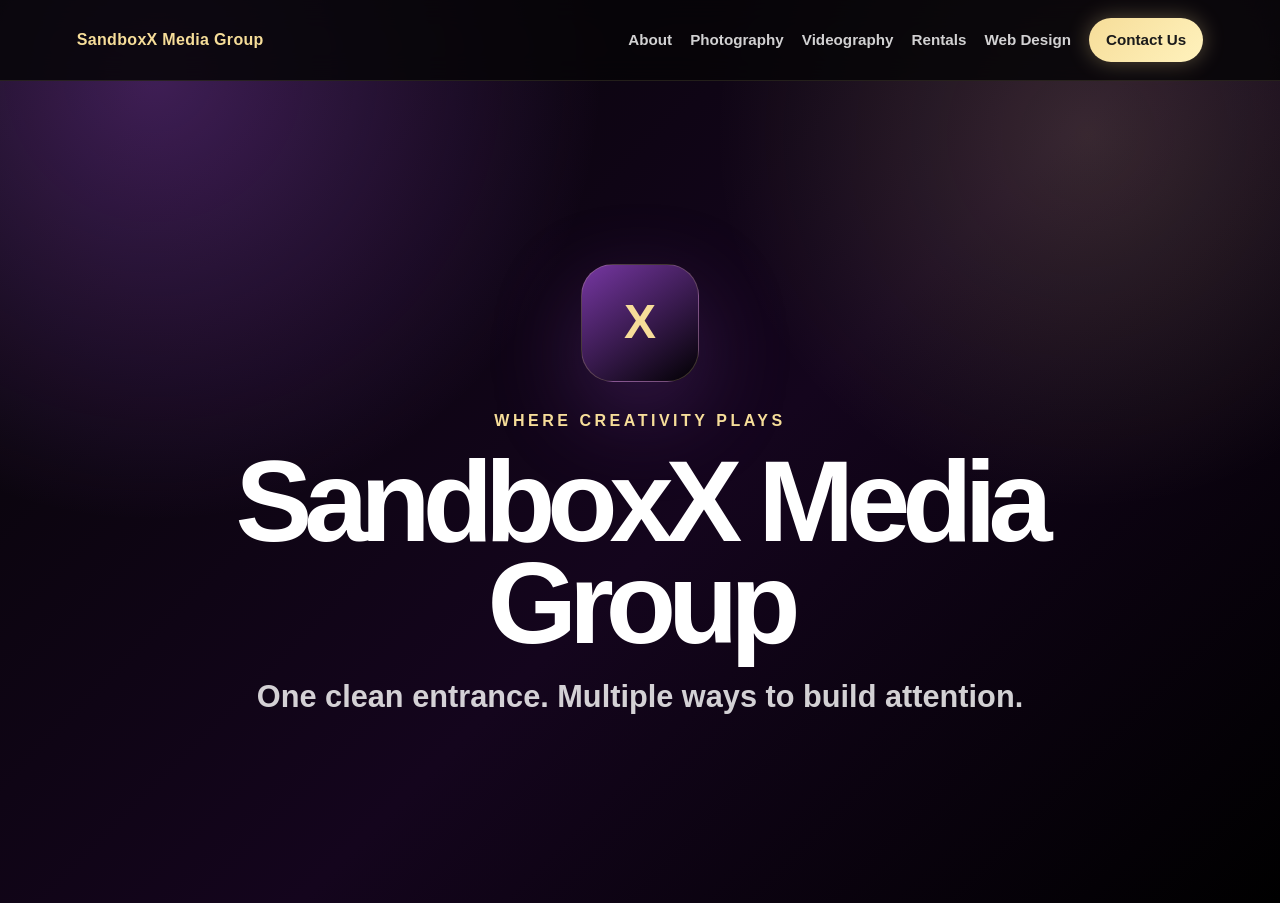
<file: index.html>
<!DOCTYPE html><html lang="en"><head><meta charset="UTF-8"><meta name="viewport" content="width=device-width, initial-scale=1.0"><title>SandboxX Media Group</title><link rel="stylesheet" href="style.css"></head><body><div class="site-shell"><header class="site-header"><a class="site-logo" href="index.html">SandboxX Media Group</a><button class="mobile-toggle" onclick="toggleMenu()">☰</button><nav class="site-nav"><a href="about.html">About</a><a href="photography.html">Photography</a><a href="videography.html">Videography</a><a href="rentals.html">Rentals</a><a href="web-design.html">Web Design</a><a href="about.html#contact" class="contact-link">Contact Us</a></nav></header><main class="home-hero"><section class="home-card"><div class="logo-emblem">X</div><p class="tagline">Where Creativity Plays</p><h1>SandboxX Media Group</h1><p class="home-line">One clean entrance. Multiple ways to build attention.</p></section></main></div><script src="script.js"></script></body></html>
</file>
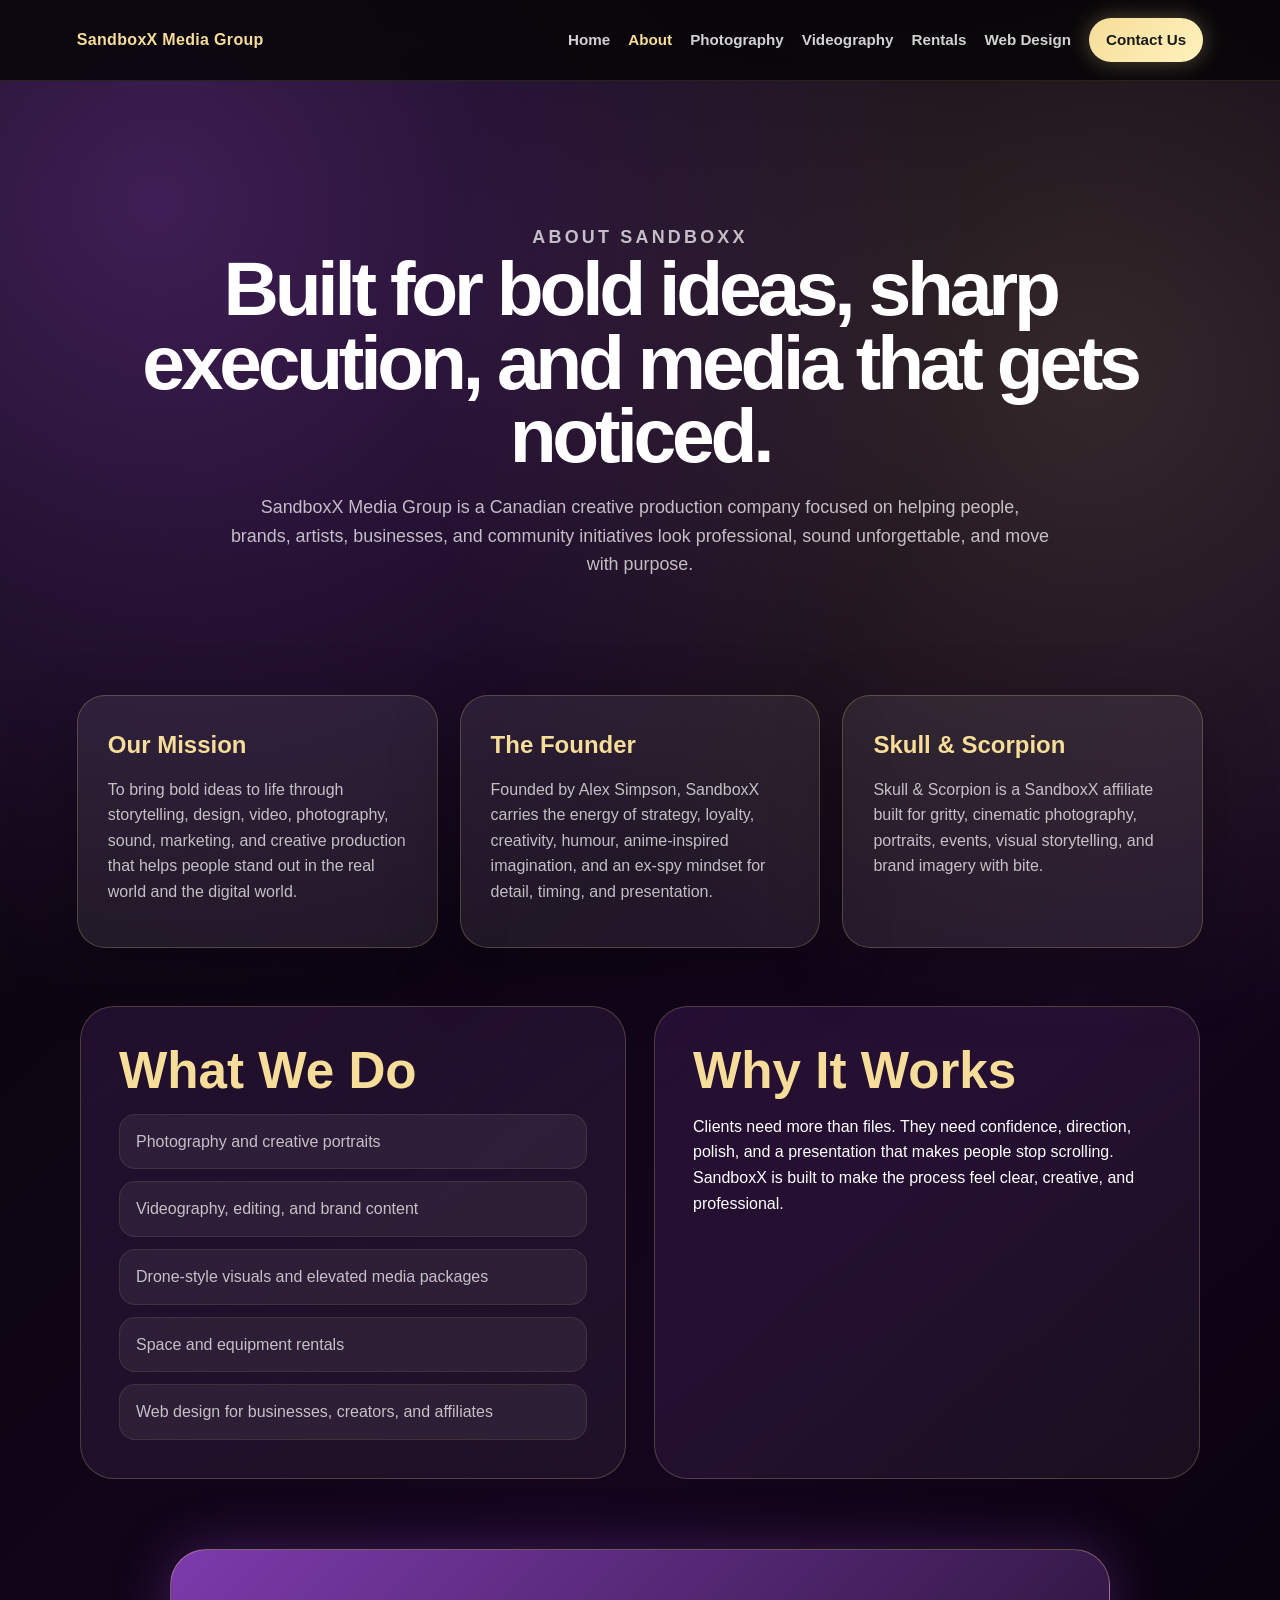
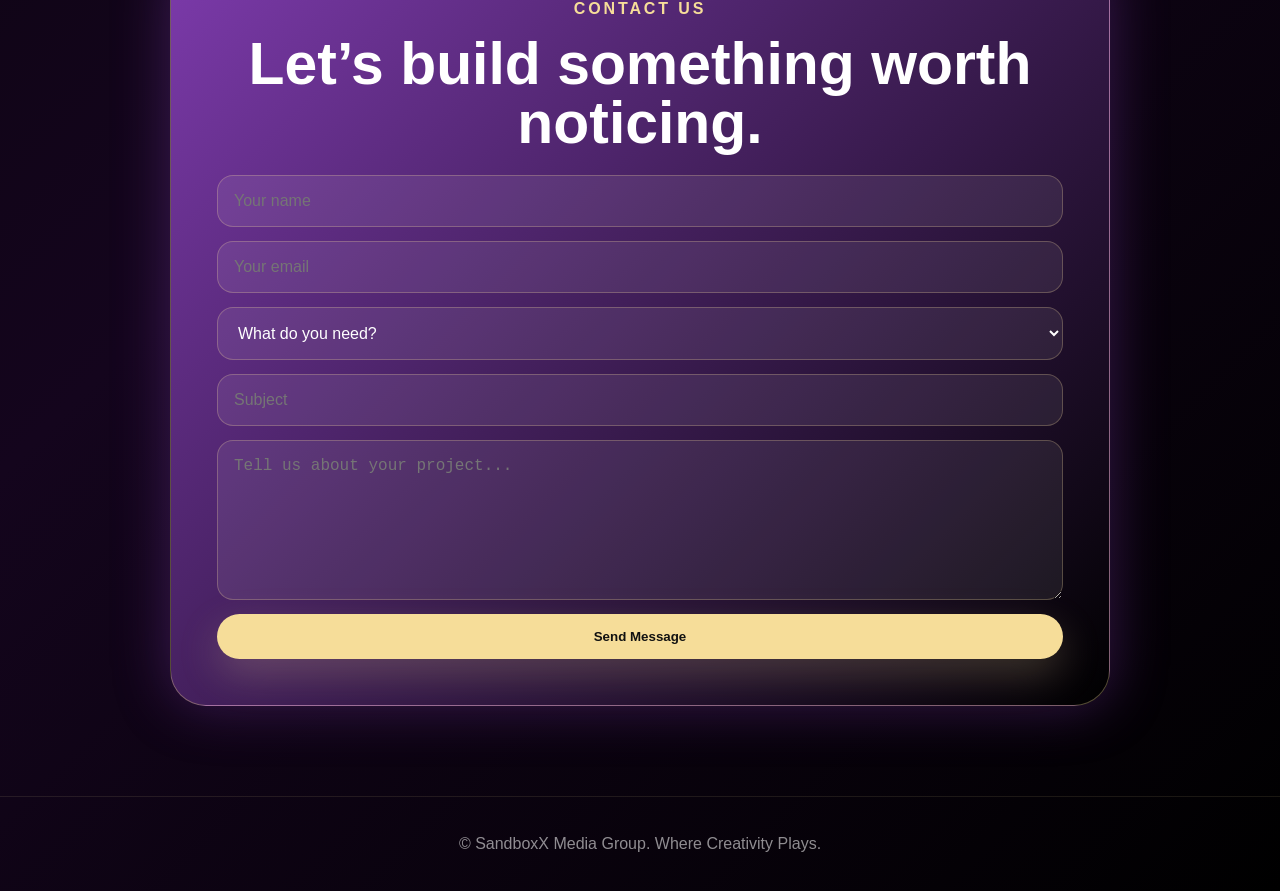
<file: about.html>
<!DOCTYPE html><html lang="en"><head><meta charset="UTF-8"><meta name="viewport" content="width=device-width, initial-scale=1.0"><title>About | SandboxX Media Group</title><link rel="stylesheet" href="style.css"></head><body><div class="site-shell"><header class="site-header"><a class="site-logo" href="index.html">SandboxX Media Group</a><button class="mobile-toggle" onclick="toggleMenu()">☰</button><nav class="site-nav"><a href="index.html">Home</a><a href="about.html" class="active">About</a><a href="photography.html">Photography</a><a href="videography.html">Videography</a><a href="rentals.html">Rentals</a><a href="web-design.html">Web Design</a><a href="#contact" class="contact-link">Contact Us</a></nav></header><main class="page-main"><section class="page-hero"><p class="eyebrow">About SandboxX</p><h1>Built for bold ideas, sharp execution, and media that gets noticed.</h1><p>SandboxX Media Group is a Canadian creative production company focused on helping people, brands, artists, businesses, and community initiatives look professional, sound unforgettable, and move with purpose.</p></section><section class="content-grid"><article class="content-card"><h2>Our Mission</h2><p>To bring bold ideas to life through storytelling, design, video, photography, sound, marketing, and creative production that helps people stand out in the real world and the digital world.</p></article><article class="content-card"><h2>The Founder</h2><p>Founded by Alex Simpson, SandboxX carries the energy of strategy, loyalty, creativity, humour, anime-inspired imagination, and an ex-spy mindset for detail, timing, and presentation.</p></article><article class="content-card"><h2>Skull & Scorpion</h2><p>Skull & Scorpion is a SandboxX affiliate built for gritty, cinematic photography, portraits, events, visual storytelling, and brand imagery with bite.</p></article></section><section class="easy-layout"><div class="big-panel"><h2>What We Do</h2><ul class="list-clean"><li>Photography and creative portraits</li><li>Videography, editing, and brand content</li><li>Drone-style visuals and elevated media packages</li><li>Space and equipment rentals</li><li>Web design for businesses, creators, and affiliates</li></ul></div><div class="big-panel"><h2>Why It Works</h2><p>Clients need more than files. They need confidence, direction, polish, and a presentation that makes people stop scrolling. SandboxX is built to make the process feel clear, creative, and professional.</p></div></section><section class="contact-panel" id="contact"><p class="eyebrow">Contact Us</p><h2>Let’s build something worth noticing.</h2><form class="contact-form" onsubmit="sendSandboxEmail(event)"><input type="text" id="name" placeholder="Your name" required><input type="email" id="email" placeholder="Your email" required><select id="service" required><option value="General Inquiry">What do you need?</option><option>Photography</option><option>Videography</option><option>Drone Services</option><option>Rentals</option><option>Web Design</option><option>Other</option></select><input type="text" id="subject" placeholder="Subject" required><textarea id="message" placeholder="Tell us about your project..." required></textarea><button class="btn btn-primary" type="submit">Send Message</button></form></section></main><footer class="site-footer">© SandboxX Media Group. Where Creativity Plays.</footer></div><script src="script.js"></script></body></html>
</file>
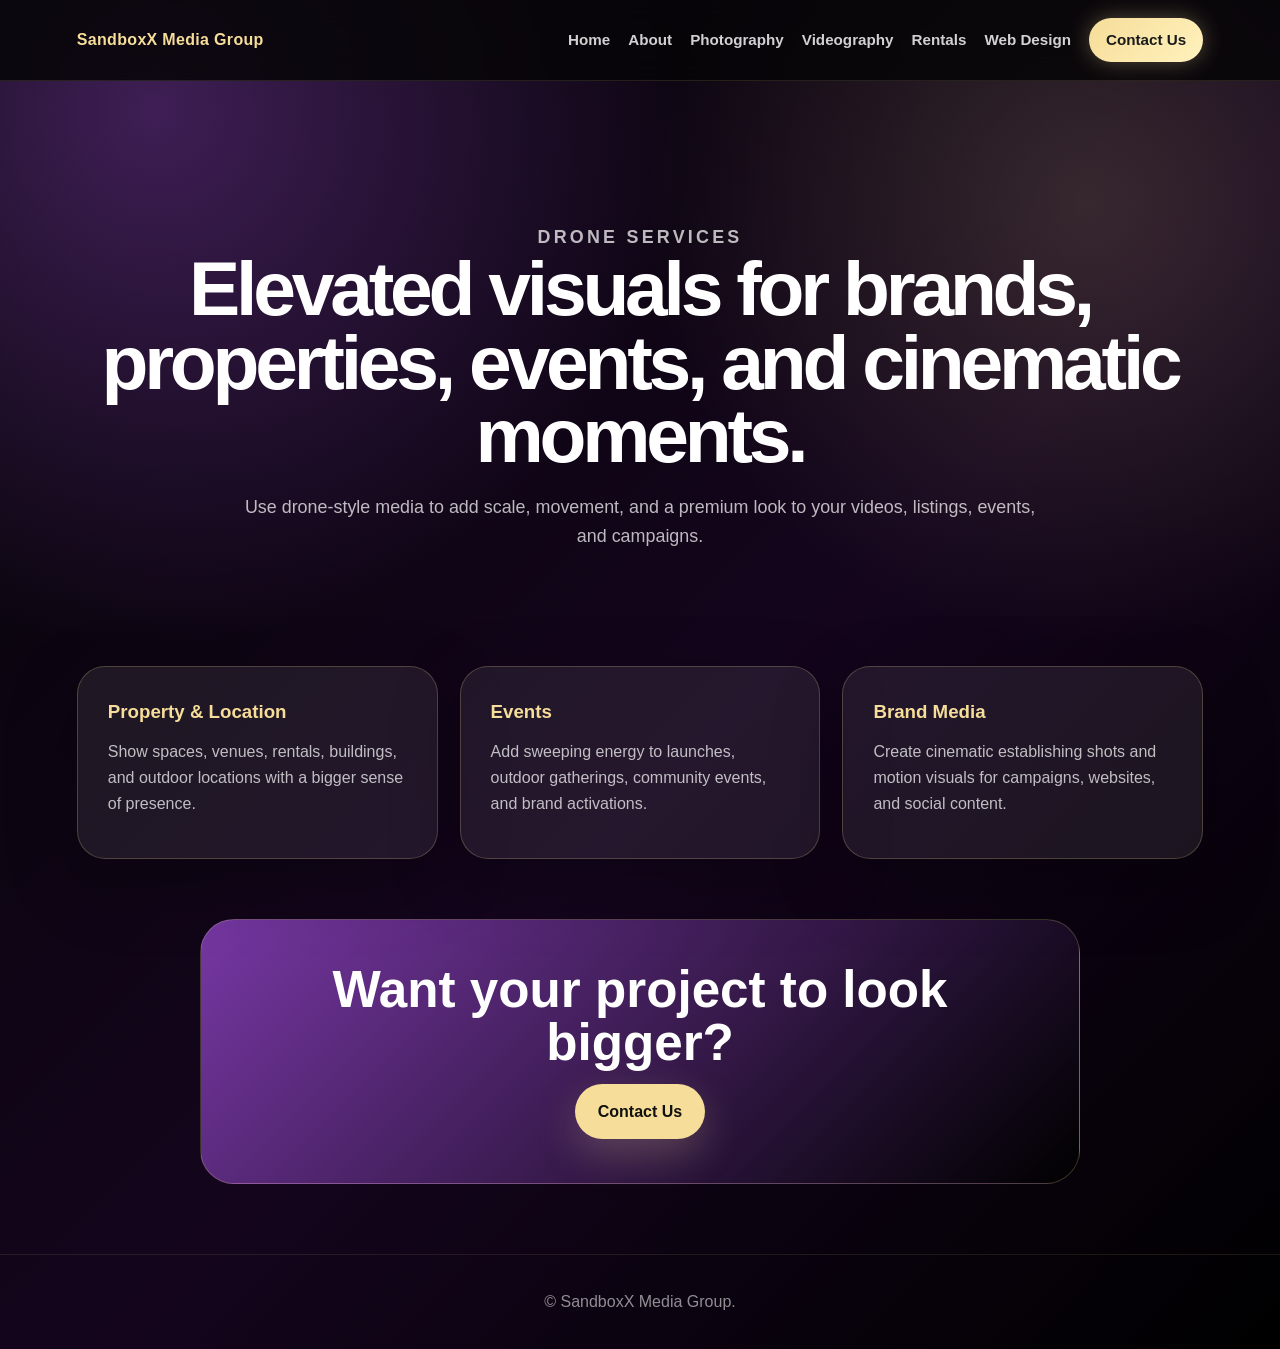
<file: drone.html>
<!DOCTYPE html><html lang="en"><head><meta charset="UTF-8"><meta name="viewport" content="width=device-width, initial-scale=1.0"><title>Drone Services | SandboxX Media Group</title><link rel="stylesheet" href="style.css"></head><body><div class="site-shell"><header class="site-header"><a class="site-logo" href="index.html">SandboxX Media Group</a><button class="mobile-toggle" onclick="toggleMenu()">☰</button><nav class="site-nav"><a href="index.html">Home</a><a href="about.html">About</a><a href="photography.html">Photography</a><a href="videography.html">Videography</a><a href="rentals.html">Rentals</a><a href="web-design.html">Web Design</a><a href="about.html#contact" class="contact-link">Contact Us</a></nav></header><main class="page-main"><section class="page-hero"><p class="eyebrow">Drone Services</p><h1>Elevated visuals for brands, properties, events, and cinematic moments.</h1><p>Use drone-style media to add scale, movement, and a premium look to your videos, listings, events, and campaigns.</p></section><section class="content-grid"><article class="content-card"><h3>Property & Location</h3><p>Show spaces, venues, rentals, buildings, and outdoor locations with a bigger sense of presence.</p></article><article class="content-card"><h3>Events</h3><p>Add sweeping energy to launches, outdoor gatherings, community events, and brand activations.</p></article><article class="content-card"><h3>Brand Media</h3><p>Create cinematic establishing shots and motion visuals for campaigns, websites, and social content.</p></article></section><section class="center-cta"><h2>Want your project to look bigger?</h2><a class="btn btn-primary" href="about.html#contact">Contact Us</a></section></main><footer class="site-footer">© SandboxX Media Group.</footer></div><script src="script.js"></script></body></html>
</file>
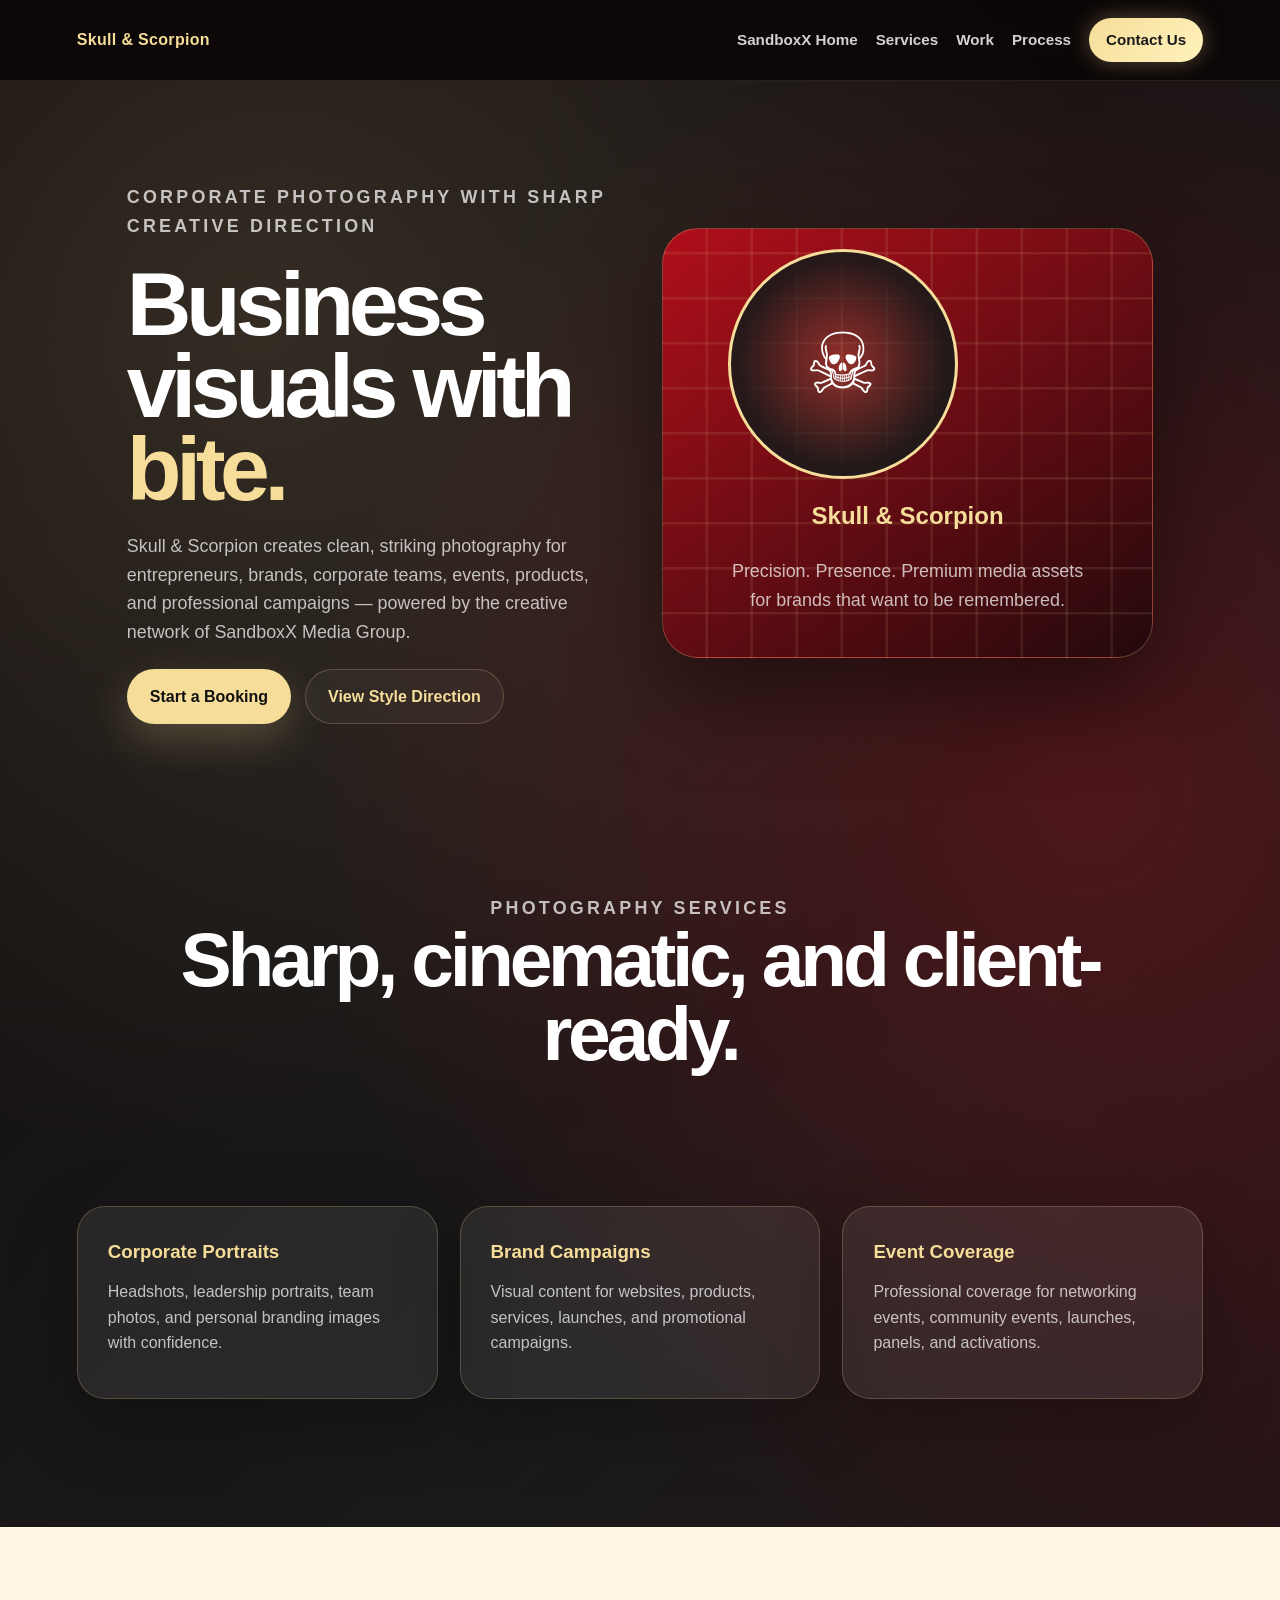
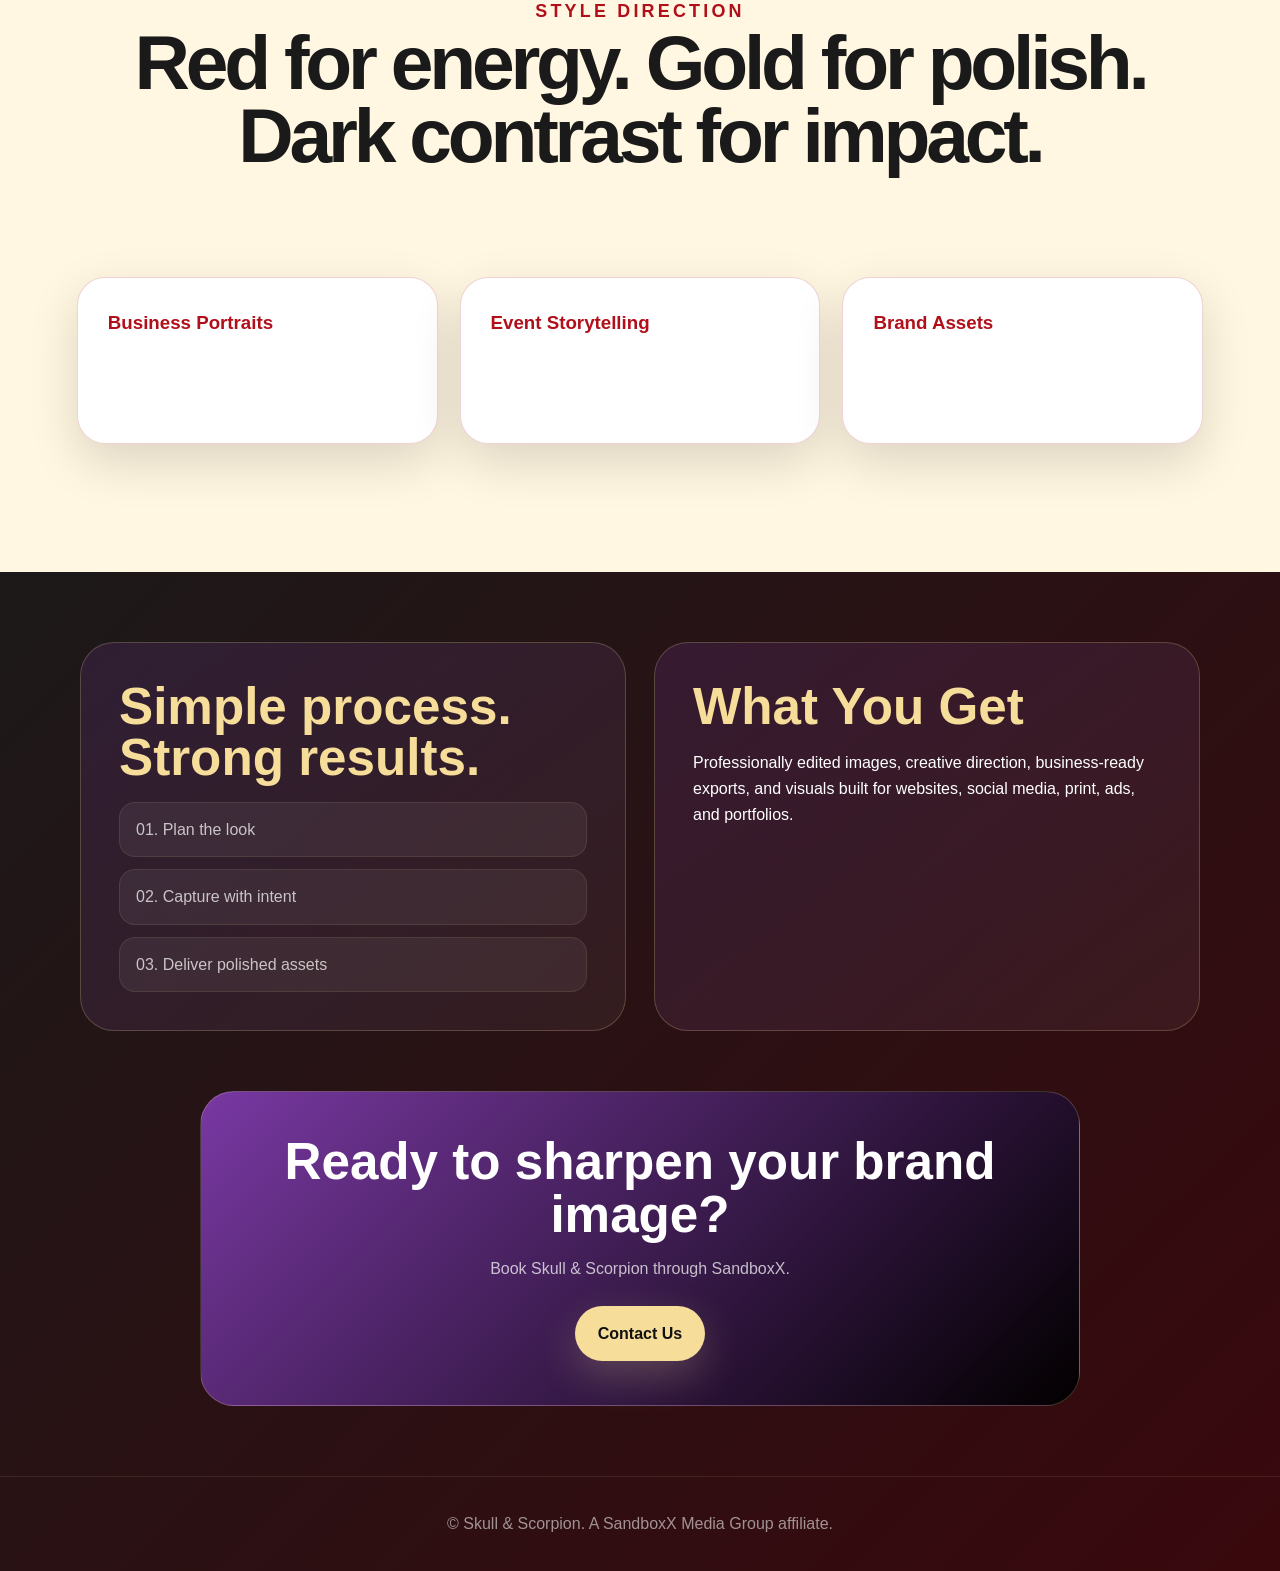
<file: photography.html>
<!DOCTYPE html><html lang="en"><head><meta charset="UTF-8"><meta name="viewport" content="width=device-width, initial-scale=1.0"><title>Skull & Scorpion | Photography | SandboxX Media Group</title><meta name="description" content="Skull & Scorpion photography services for business media, corporate visuals, events, portraits, and brand storytelling."><link rel="stylesheet" href="style.css"></head><body class="ss-page"><header class="site-header ss-header"><a class="site-logo" href="index.html">Skull & Scorpion</a><button class="mobile-toggle" onclick="toggleMenu()">☰</button><nav class="site-nav"><a href="index.html">SandboxX Home</a><a href="#services">Services</a><a href="#portfolio">Work</a><a href="#process">Process</a><a href="about.html#contact" class="contact-link">Contact Us</a></nav></header><main><section class="ss-hero"><div><p class="eyebrow">Corporate photography with sharp creative direction</p><h1>Business visuals with <span>bite.</span></h1><p>Skull & Scorpion creates clean, striking photography for entrepreneurs, brands, corporate teams, events, products, and professional campaigns — powered by the creative network of SandboxX Media Group.</p><div style="display:flex;gap:14px;flex-wrap:wrap"><a class="btn btn-primary" href="about.html#contact">Start a Booking</a><a class="btn btn-outline" href="#portfolio">View Style Direction</a></div></div><aside class="ss-visual"><div><div class="ss-emblem">☠</div><h2 style="color:var(--gold);margin-top:18px">Skull & Scorpion</h2><p style="max-width:360px;color:var(--muted)">Precision. Presence. Premium media assets for brands that want to be remembered.</p></div></aside></section><section class="page-main" id="services"><section class="page-hero" style="padding-top:20px"><p class="eyebrow">Photography Services</p><h1>Sharp, cinematic, and client-ready.</h1></section><section class="content-grid"><article class="content-card"><h3>Corporate Portraits</h3><p>Headshots, leadership portraits, team photos, and personal branding images with confidence.</p></article><article class="content-card"><h3>Brand Campaigns</h3><p>Visual content for websites, products, services, launches, and promotional campaigns.</p></article><article class="content-card"><h3>Event Coverage</h3><p>Professional coverage for networking events, community events, launches, panels, and activations.</p></article></section></section><section class="ss-band" id="portfolio"><section class="page-hero" style="padding:0 0 40px"><p class="eyebrow" style="color:var(--ss-red)">Style Direction</p><h1>Red for energy. Gold for polish. Dark contrast for impact.</h1></section><section class="content-grid"><article class="content-card"><h3>Business Portraits</h3><p>Professional, sharp, and ready for websites, LinkedIn, and brand decks.</p></article><article class="content-card"><h3>Event Storytelling</h3><p>Capture the room, reactions, details, and moments that sell the story.</p></article><article class="content-card"><h3>Brand Assets</h3><p>Images designed for marketing, content calendars, and campaigns.</p></article></section></section><section class="page-main" id="process"><section class="easy-layout"><div class="big-panel"><h2>Simple process. Strong results.</h2><ul class="list-clean"><li>01. Plan the look</li><li>02. Capture with intent</li><li>03. Deliver polished assets</li></ul></div><div class="big-panel"><h2>What You Get</h2><p>Professionally edited images, creative direction, business-ready exports, and visuals built for websites, social media, print, ads, and portfolios.</p></div></section><section class="center-cta"><h2>Ready to sharpen your brand image?</h2><p>Book Skull & Scorpion through SandboxX.</p><a class="btn btn-primary" href="about.html#contact">Contact Us</a></section></section></main><footer class="site-footer">© Skull & Scorpion. A SandboxX Media Group affiliate.</footer><script src="script.js"></script></body></html>
</file>
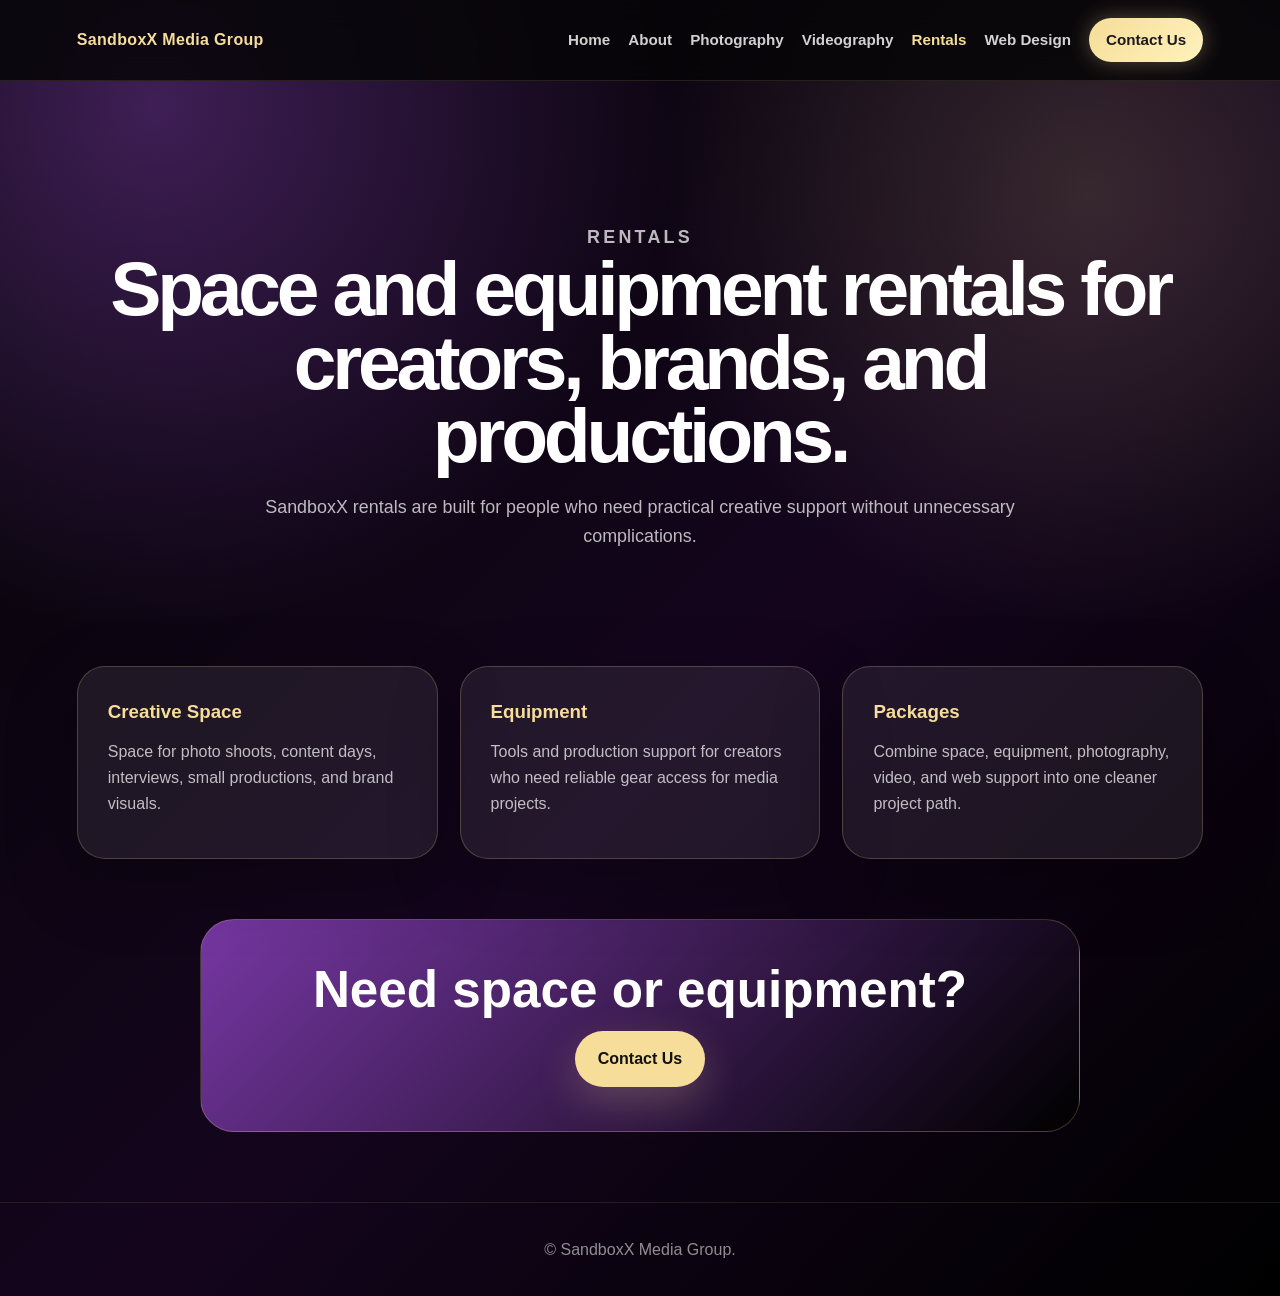
<file: rentals.html>
<!DOCTYPE html><html lang="en"><head><meta charset="UTF-8"><meta name="viewport" content="width=device-width, initial-scale=1.0"><title>Rentals | SandboxX Media Group</title><link rel="stylesheet" href="style.css"></head><body><div class="site-shell"><header class="site-header"><a class="site-logo" href="index.html">SandboxX Media Group</a><button class="mobile-toggle" onclick="toggleMenu()">☰</button><nav class="site-nav"><a href="index.html">Home</a><a href="about.html">About</a><a href="photography.html">Photography</a><a href="videography.html">Videography</a><a href="rentals.html" class="active">Rentals</a><a href="web-design.html">Web Design</a><a href="about.html#contact" class="contact-link">Contact Us</a></nav></header><main class="page-main"><section class="page-hero"><p class="eyebrow">Rentals</p><h1>Space and equipment rentals for creators, brands, and productions.</h1><p>SandboxX rentals are built for people who need practical creative support without unnecessary complications.</p></section><section class="content-grid"><article class="content-card"><h3>Creative Space</h3><p>Space for photo shoots, content days, interviews, small productions, and brand visuals.</p></article><article class="content-card"><h3>Equipment</h3><p>Tools and production support for creators who need reliable gear access for media projects.</p></article><article class="content-card"><h3>Packages</h3><p>Combine space, equipment, photography, video, and web support into one cleaner project path.</p></article></section><section class="center-cta"><h2>Need space or equipment?</h2><a class="btn btn-primary" href="about.html#contact">Contact Us</a></section></main><footer class="site-footer">© SandboxX Media Group.</footer></div><script src="script.js"></script></body></html>
</file>
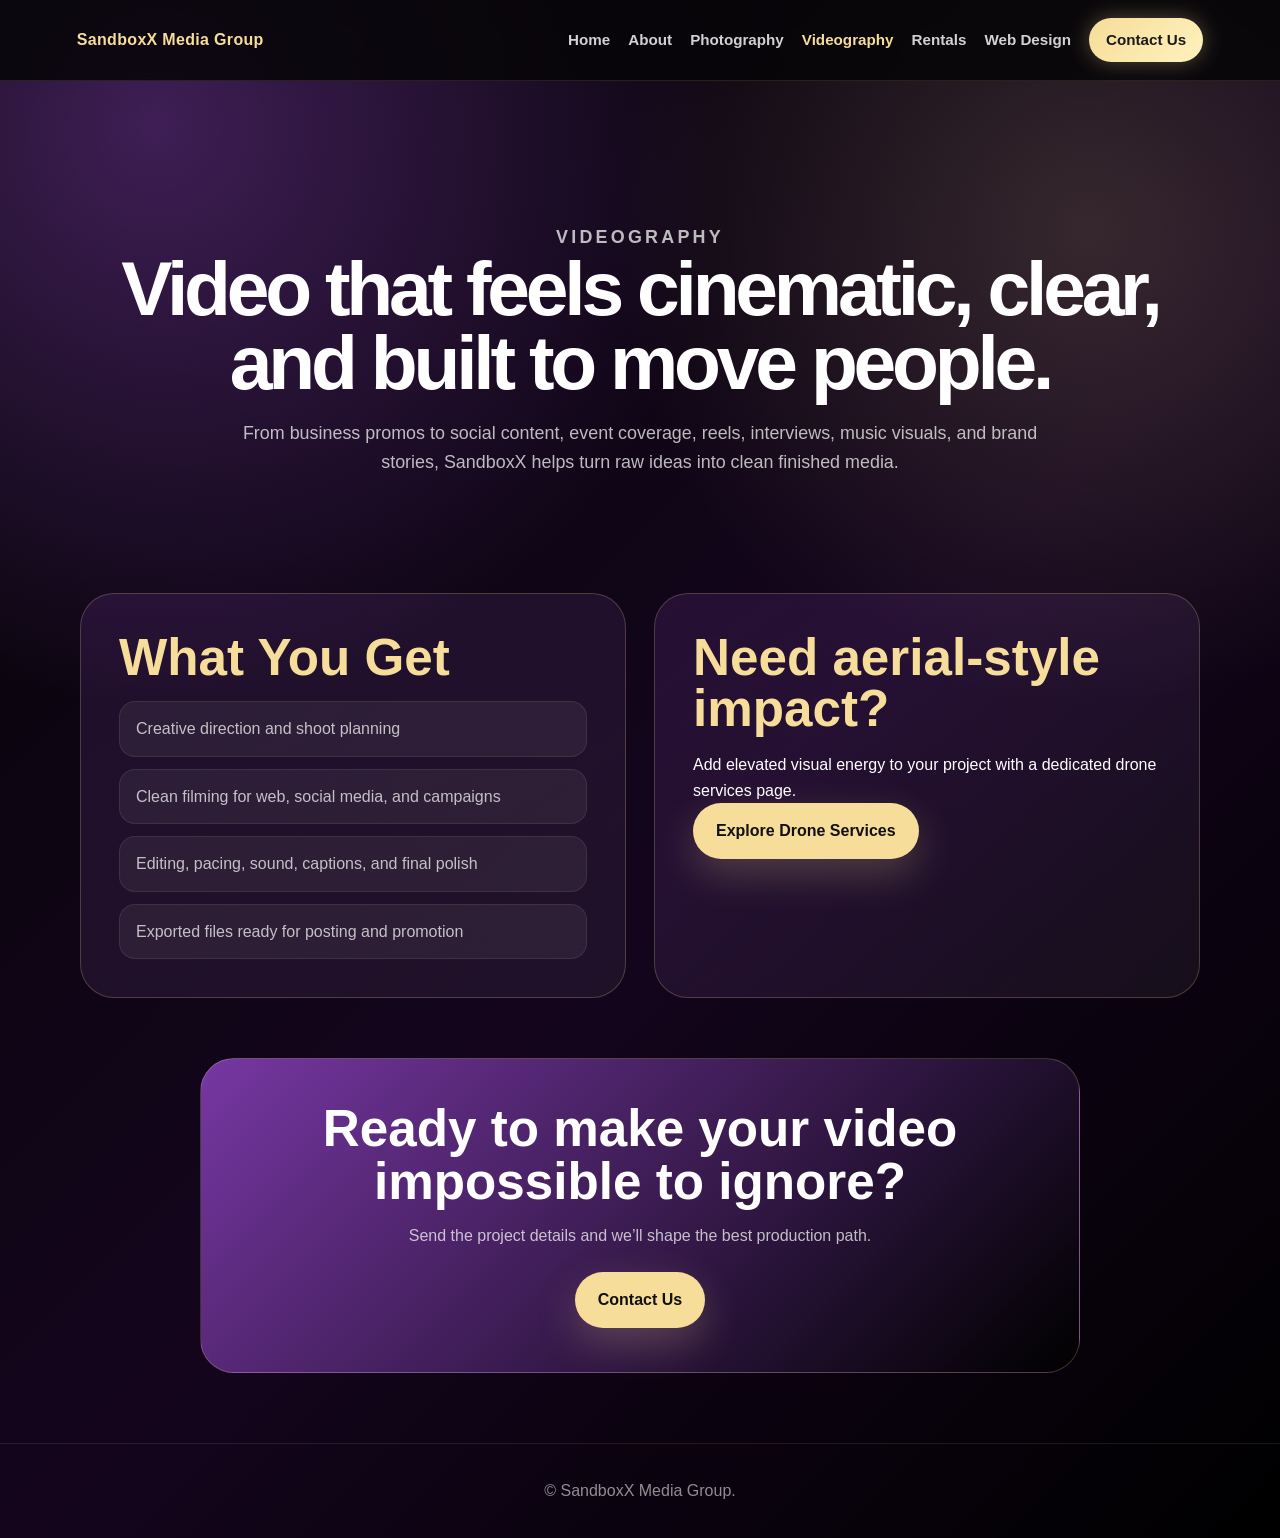
<file: videography.html>
<!DOCTYPE html><html lang="en"><head><meta charset="UTF-8"><meta name="viewport" content="width=device-width, initial-scale=1.0"><title>Videography | SandboxX Media Group</title><link rel="stylesheet" href="style.css"></head><body><div class="site-shell"><header class="site-header"><a class="site-logo" href="index.html">SandboxX Media Group</a><button class="mobile-toggle" onclick="toggleMenu()">☰</button><nav class="site-nav"><a href="index.html">Home</a><a href="about.html">About</a><a href="photography.html">Photography</a><a href="videography.html" class="active">Videography</a><a href="rentals.html">Rentals</a><a href="web-design.html">Web Design</a><a href="about.html#contact" class="contact-link">Contact Us</a></nav></header><main class="page-main"><section class="page-hero"><p class="eyebrow">Videography</p><h1>Video that feels cinematic, clear, and built to move people.</h1><p>From business promos to social content, event coverage, reels, interviews, music visuals, and brand stories, SandboxX helps turn raw ideas into clean finished media.</p></section><section class="easy-layout"><div class="big-panel"><h2>What You Get</h2><ul class="list-clean"><li>Creative direction and shoot planning</li><li>Clean filming for web, social media, and campaigns</li><li>Editing, pacing, sound, captions, and final polish</li><li>Exported files ready for posting and promotion</li></ul></div><div class="big-panel"><h2>Need aerial-style impact?</h2><p>Add elevated visual energy to your project with a dedicated drone services page.</p><a class="btn btn-primary" href="drone.html">Explore Drone Services</a></div></section><section class="center-cta"><h2>Ready to make your video impossible to ignore?</h2><p>Send the project details and we’ll shape the best production path.</p><a class="btn btn-primary" href="about.html#contact">Contact Us</a></section></main><footer class="site-footer">© SandboxX Media Group.</footer></div><script src="script.js"></script></body></html>
</file>
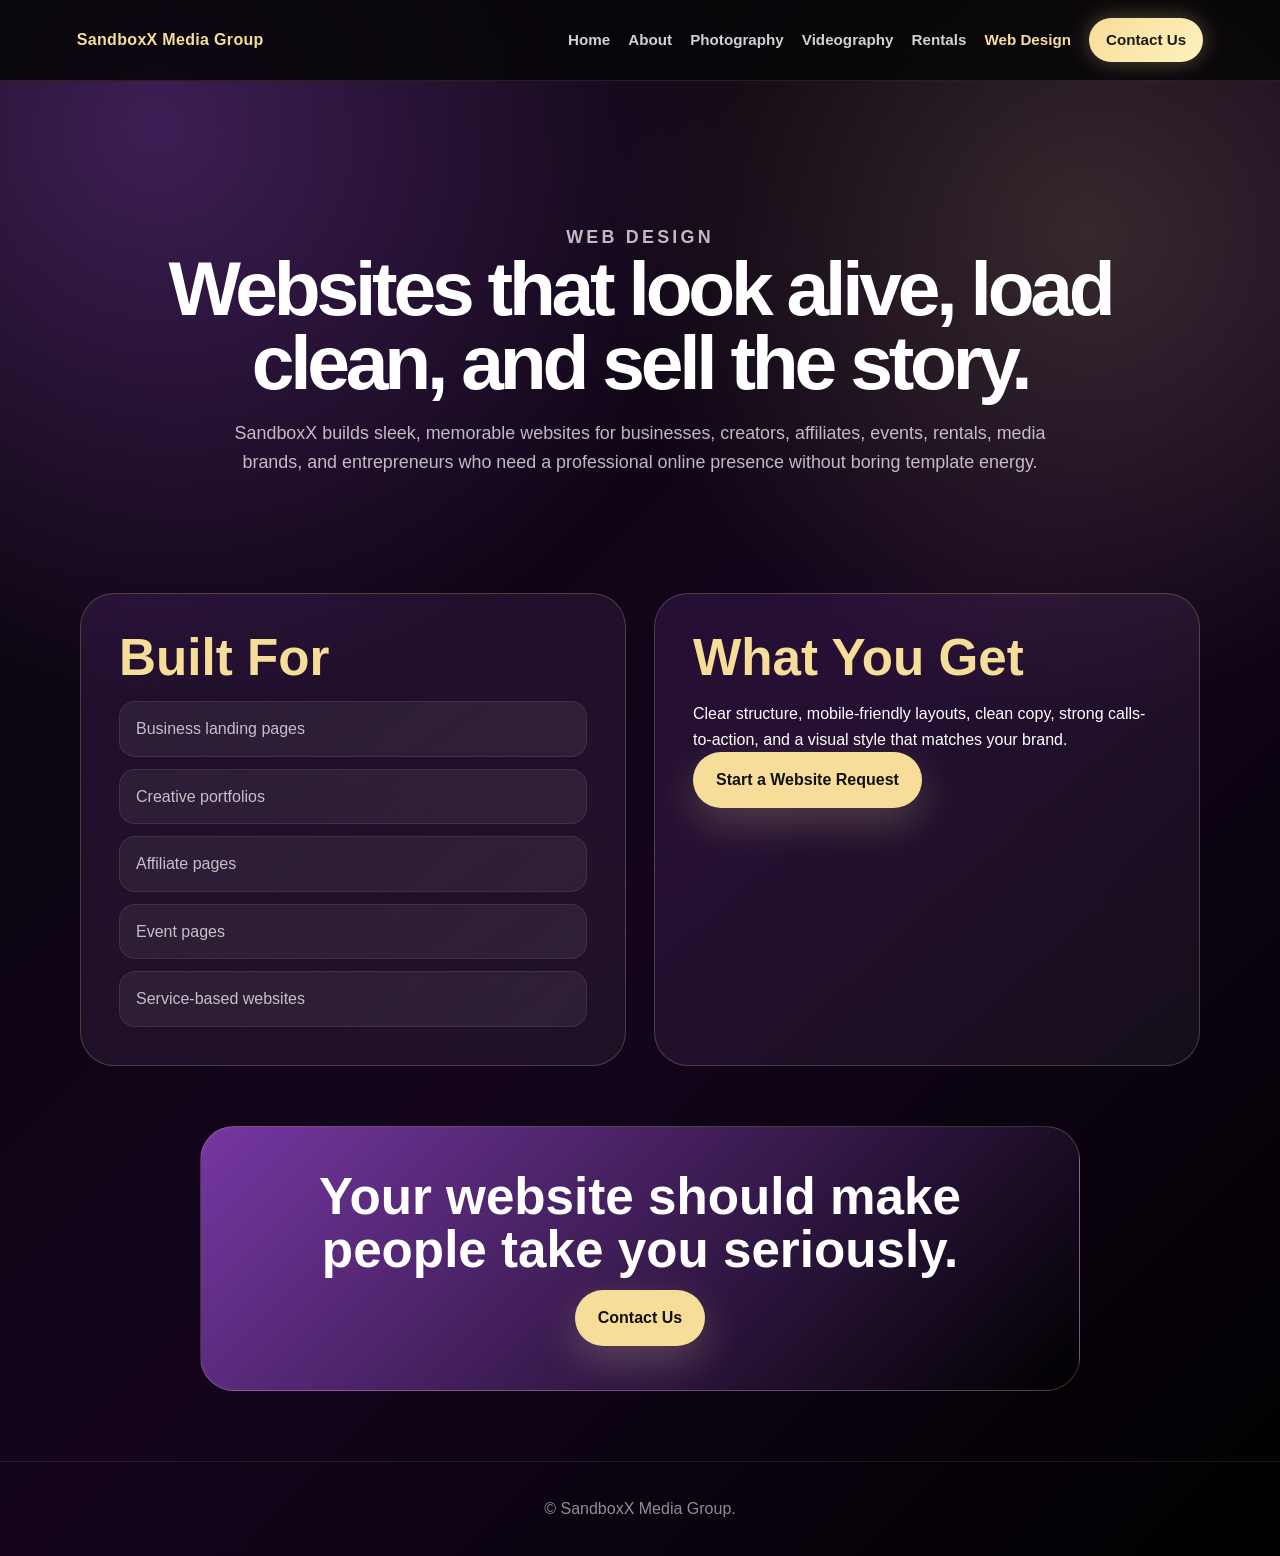
<file: web-design.html>
<!DOCTYPE html><html lang="en"><head><meta charset="UTF-8"><meta name="viewport" content="width=device-width, initial-scale=1.0"><title>Web Design | SandboxX Media Group</title><link rel="stylesheet" href="style.css"></head><body><div class="site-shell"><header class="site-header"><a class="site-logo" href="index.html">SandboxX Media Group</a><button class="mobile-toggle" onclick="toggleMenu()">☰</button><nav class="site-nav"><a href="index.html">Home</a><a href="about.html">About</a><a href="photography.html">Photography</a><a href="videography.html">Videography</a><a href="rentals.html">Rentals</a><a href="web-design.html" class="active">Web Design</a><a href="about.html#contact" class="contact-link">Contact Us</a></nav></header><main class="page-main"><section class="page-hero"><p class="eyebrow">Web Design</p><h1>Websites that look alive, load clean, and sell the story.</h1><p>SandboxX builds sleek, memorable websites for businesses, creators, affiliates, events, rentals, media brands, and entrepreneurs who need a professional online presence without boring template energy.</p></section><section class="easy-layout"><div class="big-panel"><h2>Built For</h2><ul class="list-clean"><li>Business landing pages</li><li>Creative portfolios</li><li>Affiliate pages</li><li>Event pages</li><li>Service-based websites</li></ul></div><div class="big-panel"><h2>What You Get</h2><p>Clear structure, mobile-friendly layouts, clean copy, strong calls-to-action, and a visual style that matches your brand.</p><a class="btn btn-primary" href="about.html#contact">Start a Website Request</a></div></section><section class="center-cta"><h2>Your website should make people take you seriously.</h2><a class="btn btn-primary" href="about.html#contact">Contact Us</a></section></main><footer class="site-footer">© SandboxX Media Group.</footer></div><script src="script.js"></script></body></html>
</file>
<file: style.css>
:root {
  --purple: #823db2;
  --purple-dark: #251030;
  --gold: #f6dd99;
  --black: #060508;
  --white: #ffffff;
  --muted: rgba(255,255,255,.72);
  --panel: rgba(255,255,255,.075);
  --line: rgba(246,221,153,.22);
  --ss-red: #B10F1A;
  --ss-red-dark: #5E080E;
}
*{box-sizing:border-box;margin:0;padding:0}
html{scroll-behavior:smooth}
body{font-family:Arial,Helvetica,sans-serif;background:var(--black);color:var(--white);line-height:1.6;overflow-x:hidden}a{color:inherit;text-decoration:none}.site-shell{min-height:100vh;background:radial-gradient(circle at 12% 8%,rgba(130,61,178,.45),transparent 32%),radial-gradient(circle at 85% 15%,rgba(246,221,153,.16),transparent 28%),linear-gradient(135deg,#050505,#14051d 55%,#000)}.site-header{position:sticky;top:0;z-index:50;display:flex;align-items:center;justify-content:space-between;gap:24px;padding:18px 6%;background:rgba(6,5,8,.86);border-bottom:1px solid rgba(246,221,153,.12);backdrop-filter:blur(14px)}.site-logo{font-weight:900;color:var(--gold);letter-spacing:.02em}.site-nav{display:flex;gap:18px;align-items:center}.site-nav a{font-weight:800;font-size:.95rem;color:rgba(255,255,255,.82);transition:.25s}.site-nav a:hover,.site-nav a.active{color:var(--gold)}.contact-link{background:linear-gradient(135deg,var(--gold),#fff2bd);color:#1a1a1a!important;padding:10px 17px;border-radius:999px;box-shadow:0 0 22px rgba(246,221,153,.32)}.mobile-toggle{display:none;background:transparent;color:var(--gold);border:1px solid var(--line);border-radius:12px;padding:8px 12px;font-size:1.2rem}.home-hero{min-height:calc(100vh - 78px);display:grid;place-items:center;text-align:center;padding:80px 6%}.home-card{max-width:980px}.logo-emblem{width:118px;height:118px;margin:0 auto 26px;border-radius:32px;border:1px solid var(--line);display:grid;place-items:center;background:linear-gradient(145deg,rgba(130,61,178,.9),rgba(0,0,0,.92));box-shadow:0 30px 90px rgba(130,61,178,.32);font-size:3rem;font-weight:900;color:var(--gold)}.home-hero h1{font-size:clamp(3.2rem,9vw,8rem);line-height:.88;letter-spacing:-.07em;margin-bottom:18px}.tagline{color:var(--gold);font-weight:900;letter-spacing:.22em;text-transform:uppercase;margin-bottom:18px}.home-line{font-size:clamp(1.2rem,2.4vw,2rem);color:rgba(255,255,255,.82);font-weight:700}.page-main{padding:70px 6%}.page-hero{max-width:1100px;margin:0 auto 44px;padding:72px 0;text-align:center}.eyebrow{color:var(--gold);text-transform:uppercase;letter-spacing:.18em;font-weight:900;margin-bottom:14px}.page-hero h1{font-size:clamp(2.6rem,6vw,5.7rem);line-height:.96;letter-spacing:-.055em;margin-bottom:20px}.page-hero p{max-width:820px;margin:0 auto;color:var(--muted);font-size:1.12rem}.content-grid{display:grid;grid-template-columns:repeat(3,1fr);gap:22px;max-width:1180px;margin:0 auto 58px}.content-card,.info-card{padding:30px;border-radius:28px;background:var(--panel);border:1px solid var(--line);box-shadow:0 24px 70px rgba(0,0,0,.28)}.content-card h2,.content-card h3,.info-card h2,.info-card h3{color:var(--gold);margin-bottom:12px}.content-card p,.info-card p{color:var(--muted);margin-bottom:12px}.easy-layout{display:grid;grid-template-columns:1fr 1fr;gap:28px;max-width:1120px;margin:0 auto 60px;align-items:stretch}.big-panel{padding:38px;border-radius:34px;background:linear-gradient(145deg,rgba(130,61,178,.18),rgba(255,255,255,.05));border:1px solid var(--line)}.big-panel h2{font-size:clamp(2rem,4vw,3.4rem);line-height:1;color:var(--gold);margin-bottom:18px}.list-clean{list-style:none;display:grid;gap:12px;color:var(--muted)}.list-clean li{padding:14px 16px;border-radius:16px;background:rgba(255,255,255,.06);border:1px solid rgba(246,221,153,.1)}.btn{display:inline-flex;align-items:center;justify-content:center;border-radius:999px;padding:14px 22px;font-weight:900;transition:.25s;border:1px solid transparent}.btn-primary{background:var(--gold);color:#111;box-shadow:0 15px 40px rgba(246,221,153,.22)}.btn-primary:hover{transform:translateY(-2px);box-shadow:0 20px 58px rgba(246,221,153,.35)}.btn-outline{border-color:var(--line);color:var(--gold);background:rgba(255,255,255,.04)}.center-cta{max-width:880px;margin:60px auto 0;text-align:center;padding:44px;border-radius:34px;background:linear-gradient(135deg,rgba(130,61,178,.9),rgba(0,0,0,.95));border:1px solid var(--line)}.center-cta h2{font-size:clamp(2rem,4vw,3.6rem);line-height:1.03;margin-bottom:14px}.center-cta p{color:var(--muted);margin-bottom:24px}.contact-panel{max-width:940px;margin:70px auto 20px;padding:46px;border-radius:36px;text-align:center;background:linear-gradient(135deg,rgba(130,61,178,.96),rgba(0,0,0,.96));border:1px solid rgba(246,221,153,.34);box-shadow:0 0 55px rgba(130,61,178,.38)}#contact{scroll-margin-top:100px}.contact-panel h2{font-size:clamp(2rem,4.6vw,4rem);line-height:1;margin-bottom:22px}.contact-form{display:grid;gap:14px}.contact-form input,.contact-form select,.contact-form textarea{width:100%;padding:16px;border-radius:16px;border:1px solid rgba(246,221,153,.26);background:rgba(255,255,255,.08);color:#fff;font-size:16px}.contact-form option{color:#111}.contact-form textarea{min-height:160px;resize:vertical}.site-footer{text-align:center;padding:34px 6%;color:rgba(255,255,255,.55);border-top:1px solid rgba(246,221,153,.1)}
/* Skull & Scorpion */
.ss-page{background:radial-gradient(circle at 20% 10%,rgba(246,221,153,.14),transparent 28%),radial-gradient(circle at 85% 25%,rgba(177,15,26,.34),transparent 30%),linear-gradient(135deg,#120b0c 0%,#1a1a1a 45%,#39080d 100%)}.ss-header{background:rgba(10,6,6,.9)}.ss-hero{max-width:1180px;margin:0 auto;padding:80px 6%;display:grid;grid-template-columns:1fr 1fr;gap:44px;align-items:center}.ss-hero h1{font-size:clamp(3rem,7vw,6.8rem);line-height:.92;letter-spacing:-.06em}.ss-hero h1 span{color:var(--gold)}.ss-hero p{color:var(--muted);font-size:1.12rem;margin:22px 0}.ss-visual{min-height:430px;border-radius:36px;border:1px solid rgba(246,221,153,.25);display:grid;place-items:center;text-align:center;background:repeating-linear-gradient(0deg,transparent 0 42px,rgba(246,221,153,.1) 43px,rgba(246,221,153,.1) 45px),repeating-linear-gradient(90deg,transparent 0 42px,rgba(246,221,153,.1) 43px,rgba(246,221,153,.1) 45px),linear-gradient(145deg,var(--ss-red),#22090c);box-shadow:0 40px 90px rgba(0,0,0,.45)}.ss-emblem{width:230px;aspect-ratio:1;border-radius:50%;border:3px solid var(--gold);display:grid;place-items:center;font-size:84px;background:radial-gradient(circle,rgba(246,221,153,.16),rgba(26,26,26,.9) 66%)}.ss-band{background:#fff7e1;color:#1a1a1a;padding:70px 6%}.ss-band .content-card{background:#fff;border-color:rgba(177,15,26,.18);box-shadow:0 18px 50px rgba(0,0,0,.14)}.ss-band h2,.ss-band h3{color:var(--ss-red)}
@media(max-width:900px){.mobile-toggle{display:block}.site-header{align-items:flex-start}.site-nav{display:none;position:absolute;top:66px;left:6%;right:6%;flex-direction:column;align-items:stretch;padding:18px;border-radius:20px;background:rgba(6,5,8,.96);border:1px solid var(--line)}.site-nav.open{display:flex}.site-nav a{padding:10px}.content-grid,.easy-layout,.ss-hero{grid-template-columns:1fr}.page-main{padding:50px 5%}.page-hero{padding:46px 0}.ss-visual{min-height:340px}.home-hero{min-height:calc(100vh - 76px);padding:60px 5%}.home-hero h1{font-size:clamp(3rem,16vw,5rem)}}
</file>
